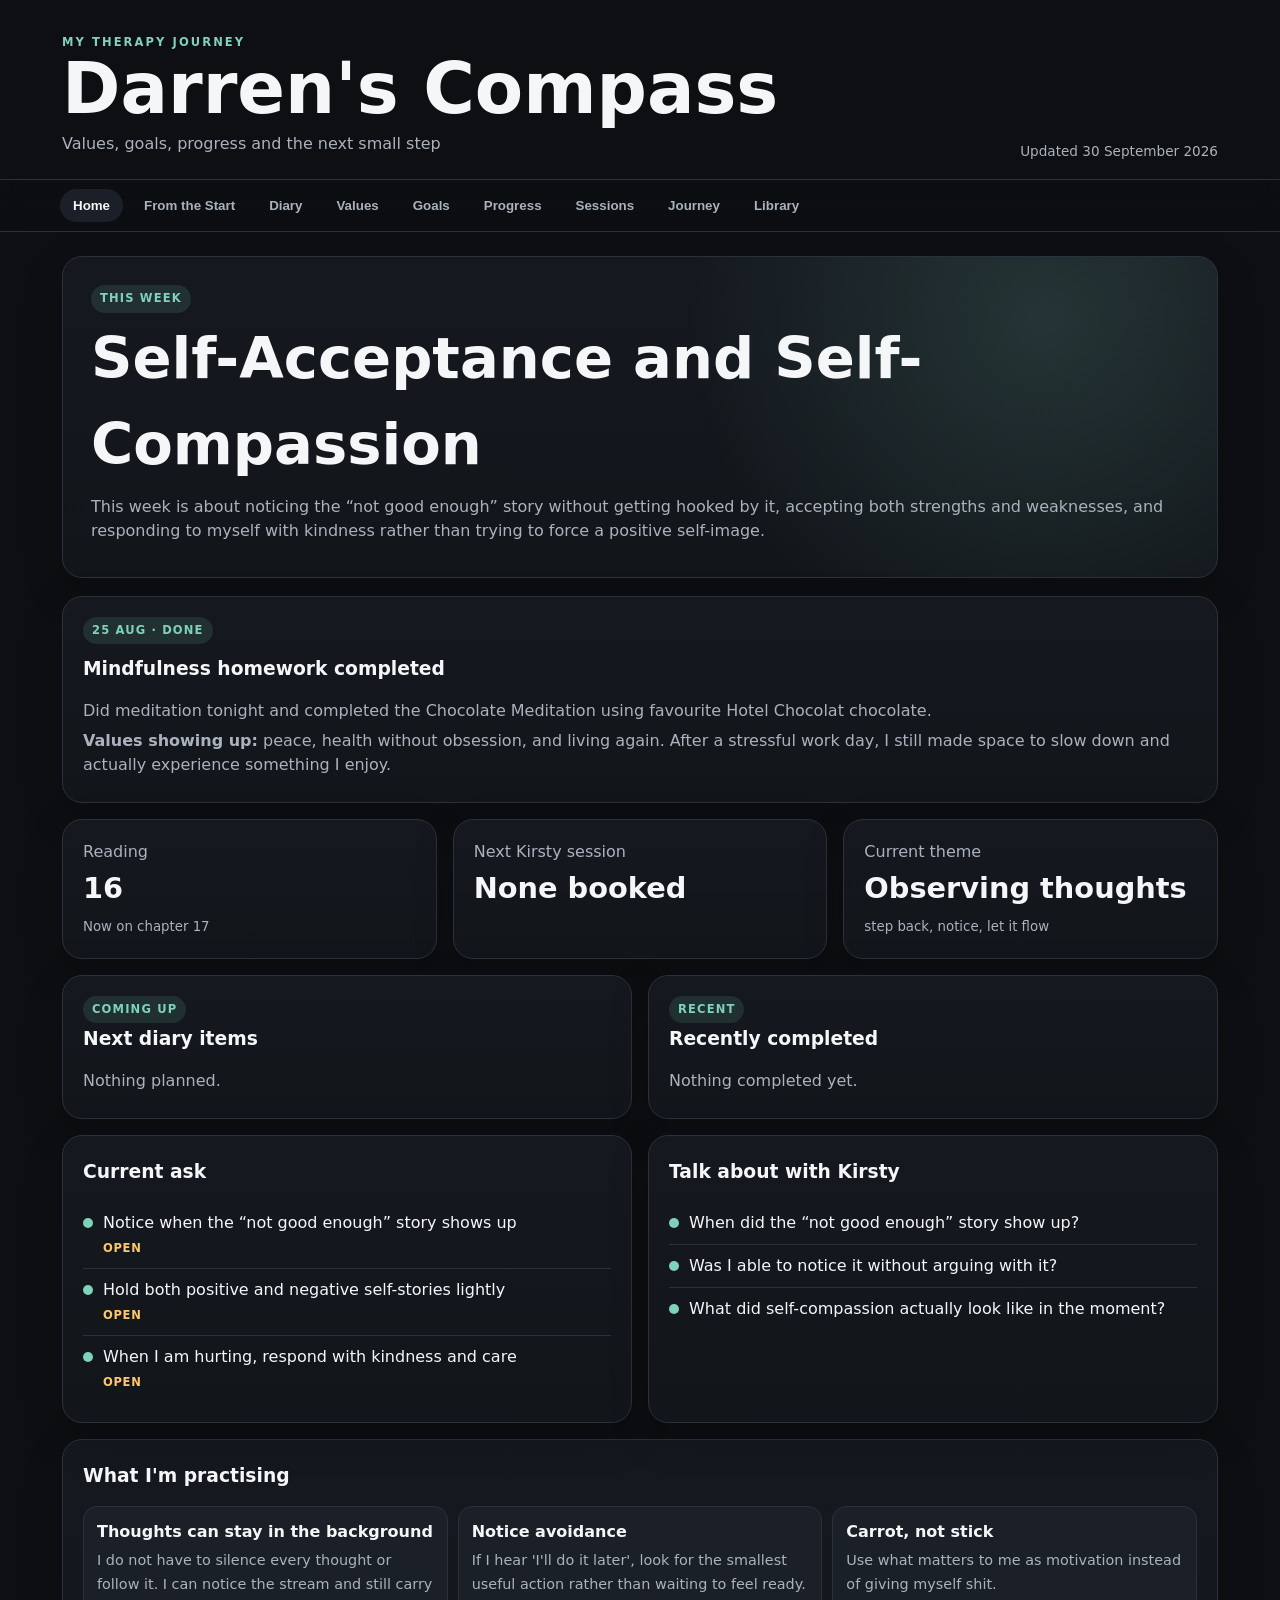
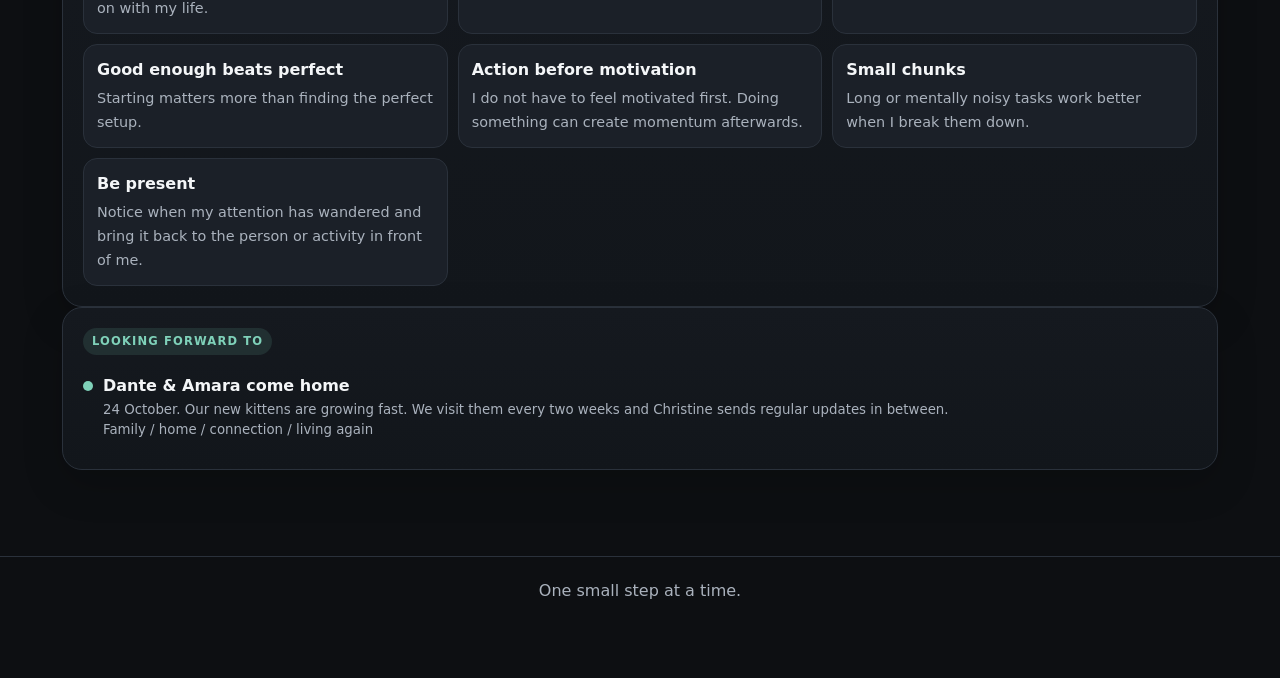
<file: index.html>
<!doctype html>
<html lang="en">
<head><meta charset="utf-8"><meta name="viewport" content="width=device-width, initial-scale=1"><meta name="theme-color" content="#101216"><meta http-equiv="Cache-Control" content="no-cache, no-store, must-revalidate"><meta http-equiv="Pragma" content="no-cache"><meta http-equiv="Expires" content="0"><title>Darren's Compass</title><script>(()=>{const u=new URL(location.href),now=Date.now(),mark=Number(u.searchParams.get('_fresh')||0),nav=performance.getEntriesByType?.('navigation')?.[0];if(!mark||((now-mark)>60000&&nav?.type!=='reload')){u.searchParams.set('_fresh',String(now));location.replace(u.href);}})();</script><script>document.write('<link rel="stylesheet" href="styles.css?fresh='+Date.now()+'">');</script></head>
<body><header class="topbar"><div><div class="eyebrow">MY THERAPY JOURNEY</div><h1 id="site-title">Darren's Compass</h1><p id="site-subtitle">Values, goals, progress and the next small step</p></div><div class="updated" id="updated"></div></header><nav class="nav"><button data-target="home" class="active">Home</button><button data-target="blog">From the Start</button><button data-target="diary">Diary</button><button data-target="values">Values</button><button data-target="goals">Goals</button><button data-target="progress">Progress</button><button data-target="sessions">Sessions</button><button data-target="journey">Journey</button><button data-target="library">Library</button></nav>
<main><section id="home" class="page active"><div class="hero card"><div><span class="pill">THIS WEEK</span><h2 id="week-title"></h2><p id="week-summary"></p></div></div><div class="grid three stats"><div class="card stat"><span>Reading</span><strong id="reading-count"></strong><small id="reading-current">chapters confirmed</small></div><div class="card stat"><span>Next Kirsty session</span><strong id="next-appointment"></strong><small id="next-appointment-time"></small></div><div class="card stat"><span>Current theme</span><strong>Observing thoughts</strong><small>step back, notice, let it flow</small></div></div><div class="grid two"><div class="card"><span class="pill">COMING UP</span><h3>Next diary items</h3><div id="home-upcoming"></div></div><div class="card"><span class="pill">RECENT</span><h3>Recently completed</h3><div id="home-recent"></div></div></div><div class="grid two"><div class="card"><h3>Current ask</h3><div id="week-asks"></div></div><div class="card"><h3>Talk about with Kirsty</h3><div id="week-discussion"></div></div></div><div class="card"><h3>What I'm practising</h3><div id="principles" class="chip-grid"></div></div></section><section id="blog" class="page"><div class="section-head"><h2>From the Start</h2><p id="blog-subtitle"></p></div><div id="blog-list" class="timeline"></div></section><section id="diary" class="page"><div class="section-head"><h2>Diary</h2><p>Future plans stay front and centre. Completed items are kept separately when you want to look back.</p></div><div class="grid three stats"><div class="card stat"><span>Completed</span><strong id="diary-done-count">0</strong><small>past dated items</small></div><div class="card stat"><span>Planned</span><strong id="diary-planned-count">0</strong><small>today and future</small></div><div class="card stat"><span>Waiting</span><strong id="diary-waiting-count">0</strong><small>blocked items</small></div></div><div class="diary-toggle" style="display:flex;gap:10px;margin:0 0 18px;flex-wrap:wrap"><button id="diary-show-planned" type="button" style="padding:12px 20px;border-radius:12px;border:1px solid var(--accent);background:#283039;color:var(--text);font-weight:800;cursor:pointer">Planned</button><button id="diary-show-done" type="button" style="padding:12px 20px;border-radius:12px;border:1px solid var(--line);background:var(--panel2);color:var(--text);font-weight:800;cursor:pointer">View completed</button></div><div id="diary-planned-view"><div class="card diary-section"><span class="pill">WHAT'S NEXT</span><h3>Planned</h3><div id="diary-planned-list" class="home-diary-list"></div></div><div class="card diary-section" id="diary-waiting-section"><span class="pill">WAITING</span><h3>Blocked or waiting</h3><div id="diary-waiting-list" class="home-diary-list"></div></div></div><div id="diary-done-view" style="display:none"><div class="card diary-section"><span class="pill">DONE</span><h3>Completed</h3><div id="diary-done-list" class="home-diary-list"></div></div></div></section><section id="values" class="page"><div class="section-head"><h2>My values</h2><p>The direction I want my life to move in.</p></div><div id="values-grid" class="grid three"></div></section><section id="goals" class="page"><div class="section-head"><h2>Current goals</h2><p>Small, realistic and linked to what matters.</p></div><div class="grid two"><div class="card"><h3>Personal</h3><div id="personal-goals"></div></div><div class="card"><h3>Work</h3><div id="work-goals"></div></div></div></section><section id="progress" class="page"><div class="section-head"><h2>Progress</h2><p>Not just wins. Evidence that I am doing things differently.</p></div><div class="grid two"><div class="card"><h3>Avoidance wins</h3><div id="avoidance-wins"></div></div><div class="card"><h3>Recent progress</h3><div id="recent-wins"></div></div></div><div class="card"><h3>Daily log</h3><div class="table-wrap"><table><thead><tr><th>Date</th><th>Personal</th><th>Work</th><th>Avoidance</th><th>Response</th></tr></thead><tbody id="daily-log"></tbody></table></div></div></section><section id="sessions" class="page"><div class="section-head"><h2>Kirsty sessions</h2></div><div id="sessions-grid" class="grid two"></div></section><section id="journey" class="page"><div class="section-head"><h2>Journey</h2><p>The bigger picture.</p></div><div id="timeline" class="timeline"></div></section><section id="library" class="page"><div class="section-head"><h2>Library</h2><p>Pictures, documents and useful links kept in one place.</p></div><div id="library-grid" class="grid three"></div></section></main><footer>One small step at a time.</footer><script>(async()=>{const stamp=Date.now(),load=src=>new Promise((resolve,reject)=>{const s=document.createElement('script');s.src=src+(src.includes('?')?'&':'?')+'fresh='+stamp;s.onload=resolve;s.onerror=reject;document.body.appendChild(s);});for(const src of ['app.js','session-schedule-update.js','mindfulness-complete-20260825.js','session-update-20260826.js','blackpool-trip-feature.js','kirsty-update-2026-09-28.js']){try{await load(src);}catch(e){console.error('Failed to load',src,e);}}})();</script></body></html>
</file>
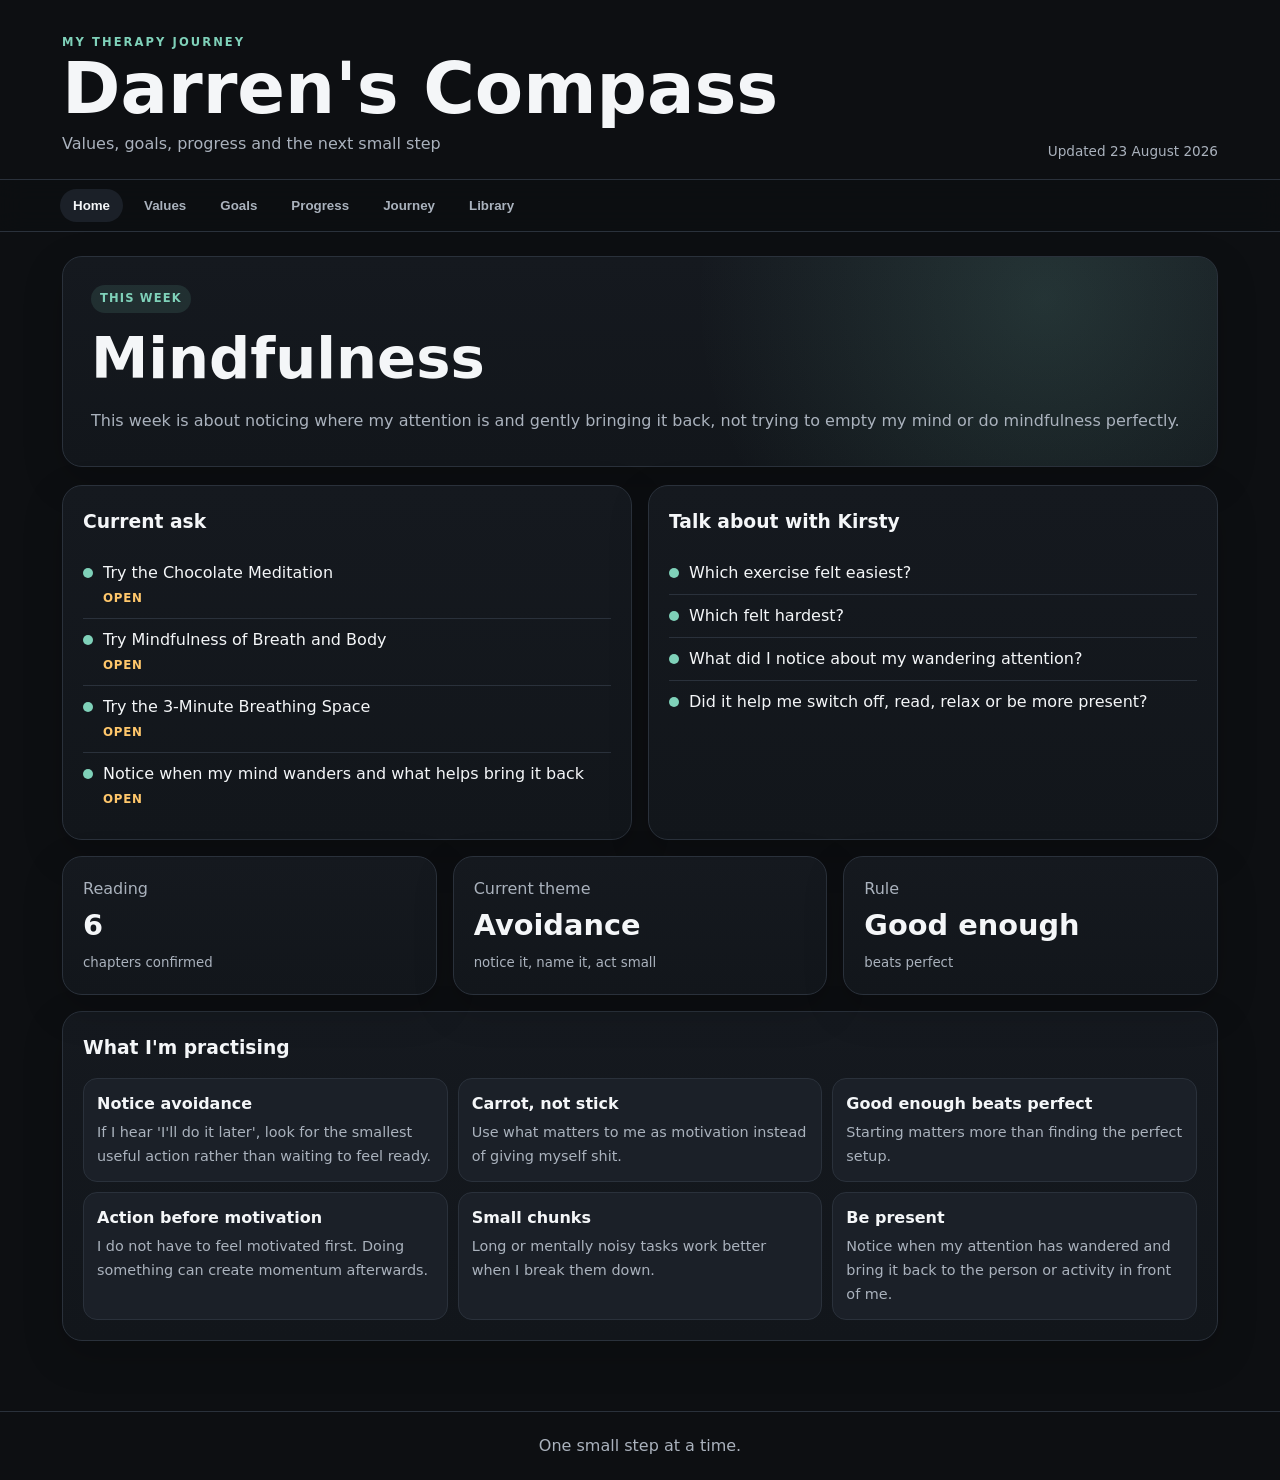
<file: darrens-compass/index.html>
<!doctype html>
<html lang="en">
<head>
  <meta charset="utf-8">
  <meta name="viewport" content="width=device-width, initial-scale=1">
  <meta name="theme-color" content="#101216">
  <title>Darren's Compass</title>
  <link rel="stylesheet" href="styles.css">
</head>
<body>
  <header class="topbar">
    <div>
      <div class="eyebrow">MY THERAPY JOURNEY</div>
      <h1 id="site-title">Darren's Compass</h1>
      <p id="site-subtitle">Values, goals, progress and the next small step</p>
    </div>
    <div class="updated" id="updated"></div>
  </header>

  <nav class="nav">
    <button data-target="home" class="active">Home</button>
    <button data-target="values">Values</button>
    <button data-target="goals">Goals</button>
    <button data-target="progress">Progress</button>
    <button data-target="journey">Journey</button>
    <button data-target="library">Library</button>
  </nav>

  <main>
    <section id="home" class="page active">
      <div class="hero card">
        <div>
          <span class="pill">THIS WEEK</span>
          <h2 id="week-title"></h2>
          <p id="week-summary"></p>
        </div>
      </div>
      <div class="grid two">
        <div class="card">
          <h3>Current ask</h3>
          <div id="week-asks"></div>
        </div>
        <div class="card">
          <h3>Talk about with Kirsty</h3>
          <div id="week-discussion"></div>
        </div>
      </div>
      <div class="grid three stats">
        <div class="card stat"><span>Reading</span><strong id="reading-count"></strong><small>chapters confirmed</small></div>
        <div class="card stat"><span>Current theme</span><strong>Avoidance</strong><small>notice it, name it, act small</small></div>
        <div class="card stat"><span>Rule</span><strong>Good enough</strong><small>beats perfect</small></div>
      </div>
      <div class="card">
        <h3>What I'm practising</h3>
        <div id="principles" class="chip-grid"></div>
      </div>
    </section>

    <section id="values" class="page">
      <div class="section-head"><h2>My values</h2><p>The direction I want my life to move in.</p></div>
      <div id="values-grid" class="grid three"></div>
    </section>

    <section id="goals" class="page">
      <div class="section-head"><h2>Current goals</h2><p>Small, realistic and linked to what matters.</p></div>
      <div class="grid two">
        <div class="card"><h3>Personal</h3><div id="personal-goals"></div></div>
        <div class="card"><h3>Work</h3><div id="work-goals"></div></div>
      </div>
    </section>

    <section id="progress" class="page">
      <div class="section-head"><h2>Progress</h2><p>Not just wins. Evidence that I am doing things differently.</p></div>
      <div class="grid two">
        <div class="card"><h3>Avoidance wins</h3><div id="avoidance-wins"></div></div>
        <div class="card"><h3>Recent progress</h3><div id="recent-wins"></div></div>
      </div>
      <div class="card">
        <h3>Daily log</h3>
        <div class="table-wrap"><table><thead><tr><th>Date</th><th>Personal</th><th>Work</th><th>Avoidance</th><th>Response</th></tr></thead><tbody id="daily-log"></tbody></table></div>
      </div>
    </section>

    <section id="journey" class="page">
      <div class="section-head"><h2>Journey</h2><p>The bigger picture, without turning it into a wall of text.</p></div>
      <div id="timeline" class="timeline"></div>
    </section>

    <section id="library" class="page">
      <div class="section-head"><h2>Homework library</h2><p>Printable one-pagers and the key work from each stage.</p></div>
      <div id="library-grid" class="grid three"></div>
    </section>
  </main>

  <footer>One small step at a time.</footer>
  <script src="app.js"></script>
</body>
</html>
</file>
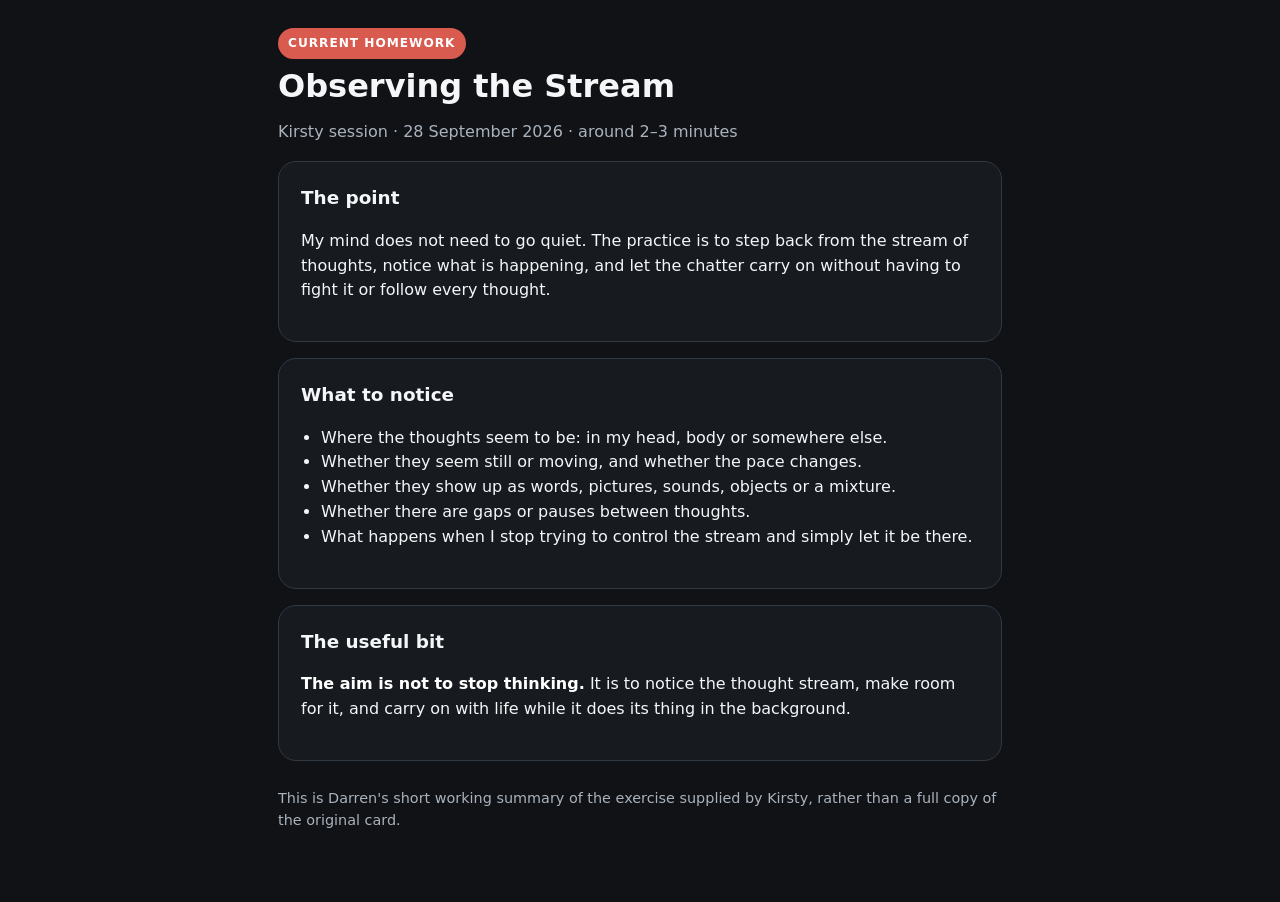
<file: observing-the-stream.html>
<!doctype html>
<html lang="en">
<head>
<meta charset="utf-8">
<meta name="viewport" content="width=device-width,initial-scale=1">
<title>Observing the Stream · Darren's Compass</title>
<style>
:root{color-scheme:dark;--bg:#101216;--panel:#171b20;--panel2:#20262d;--text:#f4f6f8;--muted:#aab3bd;--accent:#d95a4e;--line:#313943}
*{box-sizing:border-box}body{margin:0;background:var(--bg);color:var(--text);font-family:system-ui,-apple-system,BlinkMacSystemFont,"Segoe UI",sans-serif;line-height:1.55}.wrap{max-width:760px;margin:0 auto;padding:28px 18px 56px}.card{background:var(--panel);border:1px solid var(--line);border-radius:18px;padding:22px;margin:16px 0}.pill{display:inline-block;font-size:.76rem;letter-spacing:.08em;font-weight:800;color:#fff;background:var(--accent);padding:6px 10px;border-radius:999px}h1{font-size:2rem;line-height:1.1;margin:.65rem 0 .4rem}h2{font-size:1.15rem;margin-top:0}p,li{color:var(--text)}.muted{color:var(--muted)}ul{padding-left:1.25rem}a{color:#fff}strong{color:#fff}.bottom{margin-top:26px;color:var(--muted);font-size:.9rem}
</style>
</head>
<body>
<main class="wrap">
  <span class="pill">CURRENT HOMEWORK</span>
  <h1>Observing the Stream</h1>
  <p class="muted">Kirsty session · 28 September 2026 · around 2–3 minutes</p>

  <section class="card">
    <h2>The point</h2>
    <p>My mind does not need to go quiet. The practice is to step back from the stream of thoughts, notice what is happening, and let the chatter carry on without having to fight it or follow every thought.</p>
  </section>

  <section class="card">
    <h2>What to notice</h2>
    <ul>
      <li>Where the thoughts seem to be: in my head, body or somewhere else.</li>
      <li>Whether they seem still or moving, and whether the pace changes.</li>
      <li>Whether they show up as words, pictures, sounds, objects or a mixture.</li>
      <li>Whether there are gaps or pauses between thoughts.</li>
      <li>What happens when I stop trying to control the stream and simply let it be there.</li>
    </ul>
  </section>

  <section class="card">
    <h2>The useful bit</h2>
    <p><strong>The aim is not to stop thinking.</strong> It is to notice the thought stream, make room for it, and carry on with life while it does its thing in the background.</p>
  </section>

  <p class="bottom">This is Darren's short working summary of the exercise supplied by Kirsty, rather than a full copy of the original card.</p>
</main>
</body>
</html>
</file>
<file: styles.css>
:root{
  --bg:#0d0f12;--panel:#15191f;--panel2:#1b2028;--text:#f4f6f8;--muted:#aab2bd;
  --line:#2a313b;--accent:#7fd1b9;--accent2:#94a8ff;--warn:#ffc76b;--good:#8de1a7;
}
*{box-sizing:border-box}
html{scroll-behavior:smooth}
body{margin:0;font-family:Inter,ui-sans-serif,system-ui,-apple-system,BlinkMacSystemFont,"Segoe UI",sans-serif;background:var(--bg);color:var(--text);line-height:1.5}
.topbar{max-width:1200px;margin:auto;padding:34px 22px 18px;display:flex;gap:20px;justify-content:space-between;align-items:flex-end}
.eyebrow{font-size:.72rem;letter-spacing:.18em;color:var(--accent);font-weight:800}
h1{font-size:clamp(2rem,6vw,4.4rem);line-height:.98;margin:.22rem 0 .5rem}
h2{font-size:2rem;margin:.2rem 0 .4rem}h3{margin:.1rem 0 1rem}
p{color:var(--muted);margin:.35rem 0}
.updated{color:var(--muted);font-size:.85rem;white-space:nowrap}
.nav{position:sticky;top:0;z-index:10;background:rgba(13,15,18,.92);backdrop-filter:blur(12px);border-top:1px solid var(--line);border-bottom:1px solid var(--line);padding:9px max(18px,calc((100vw - 1160px)/2));display:flex;gap:8px;overflow:auto}
.nav button{border:0;background:transparent;color:var(--muted);padding:9px 13px;border-radius:999px;font-weight:700;cursor:pointer}
.nav button.active,.nav button:hover{background:var(--panel2);color:var(--text)}
main{max-width:1200px;margin:auto;padding:24px 22px 70px}.page{display:none}.page.active{display:block}
.card{background:linear-gradient(180deg,var(--panel),#12161b);border:1px solid var(--line);border-radius:20px;padding:20px;box-shadow:0 14px 40px rgba(0,0,0,.18)}
.hero{padding:28px;margin-bottom:18px;background:radial-gradient(circle at 85% 20%,rgba(127,209,185,.15),transparent 35%),linear-gradient(180deg,var(--panel),#12161b)}
.hero h2{font-size:clamp(2rem,5vw,3.6rem)}
.pill{display:inline-block;padding:5px 9px;border-radius:999px;background:rgba(127,209,185,.12);color:var(--accent);font-size:.72rem;font-weight:800;letter-spacing:.1em}
.grid{display:grid;gap:16px;margin-bottom:16px}.two{grid-template-columns:repeat(2,minmax(0,1fr))}.three{grid-template-columns:repeat(3,minmax(0,1fr))}
.item{display:flex;gap:10px;padding:9px 0;border-bottom:1px solid var(--line)}.item:last-child{border-bottom:0}
.dot{width:10px;height:10px;border-radius:50%;background:var(--accent);margin-top:7px;flex:0 0 auto}
.status{font-size:.72rem;text-transform:uppercase;letter-spacing:.06em;font-weight:800;white-space:nowrap}.status.open{color:var(--warn)}.status.active{color:var(--accent2)}.status.waiting{color:#d3a6ff}.status.done{color:var(--good)}.status.planned{color:var(--warn)}
.item small{display:block;color:var(--muted);margin-top:2px}.stat strong{display:block;font-size:1.8rem;margin:.2rem 0}.stat span,.stat small{color:var(--muted)}
.chip-grid{display:grid;grid-template-columns:repeat(3,minmax(0,1fr));gap:10px}.chip{padding:13px;border:1px solid var(--line);background:var(--panel2);border-radius:14px}.chip b{display:block;margin-bottom:4px}.chip span{color:var(--muted);font-size:.9rem}
.value-card h3{color:var(--accent)}.section-head{margin-bottom:18px}.timeline{position:relative;padding-left:22px}.timeline:before{content:"";position:absolute;left:6px;top:0;bottom:0;width:2px;background:var(--line)}
.time-item{position:relative;margin-bottom:16px}.time-item:before{content:"";position:absolute;left:-21px;top:8px;width:10px;height:10px;border-radius:50%;background:var(--accent)}.time-item .date{font-size:.8rem;color:var(--accent);font-weight:800}.time-item h3{margin:.15rem 0 .2rem}.time-item p{margin:0}
.library-card a{display:inline-block;margin-top:10px;color:var(--text);text-decoration:none;background:var(--panel2);border:1px solid var(--line);padding:8px 11px;border-radius:10px;font-weight:700}.library-card a:hover{border-color:var(--accent)}
.table-wrap{overflow:auto}table{width:100%;border-collapse:collapse;font-size:.88rem}th,td{padding:10px;text-align:left;border-bottom:1px solid var(--line);vertical-align:top}th{color:var(--accent);font-size:.76rem;text-transform:uppercase;letter-spacing:.05em}
.diary-section{margin-bottom:16px}.diary-section>h3{margin-top:.7rem}.home-diary-list{display:flex;flex-direction:column}.diary-entry{display:grid;grid-template-columns:120px 1fr;gap:18px;padding:15px 0;border-top:1px solid var(--line)}.diary-entry:first-child{border-top:0}.diary-date{color:var(--accent);font-size:.82rem;font-weight:800;padding-top:3px}.diary-title-row{display:flex;gap:12px;align-items:flex-start;justify-content:space-between}.diary-title-row h3{margin:0;font-size:1rem}.diary-main p{margin:.32rem 0}.diary-main small{color:var(--muted)}
#home-upcoming .diary-entry,#home-recent .diary-entry{grid-template-columns:92px 1fr;padding:11px 0}#home-upcoming .diary-main p,#home-recent .diary-main p{font-size:.9rem}
.memory-intro{margin-bottom:16px}.memory-grid{display:grid;grid-template-columns:repeat(3,minmax(0,1fr));gap:16px}.memory-card{padding:0;overflow:hidden}.memory-image{display:block;width:100%;height:auto!important;max-height:none!important;object-fit:contain!important;object-position:center;background:#0b0d10}.memory-card img{width:100%;height:auto!important;max-height:none!important;object-fit:contain!important;object-position:center}.memory-body{padding:18px}.memory-meta{font-size:.76rem;color:var(--accent);font-weight:800;margin-bottom:7px}.memory-body h3{margin:0 0 8px}.memory-body small{display:block;color:var(--muted);margin-top:10px}
footer{border-top:1px solid var(--line);padding:22px;text-align:center;color:var(--muted)}
@media(max-width:800px){.two,.three,.chip-grid,.memory-grid{grid-template-columns:1fr}.topbar{align-items:flex-start;flex-direction:column}.updated{white-space:normal}main{padding-left:14px;padding-right:14px}.card{border-radius:16px;padding:16px}.memory-card{padding:0}.memory-image,.memory-card img{width:100%;height:auto!important;max-height:none!important;object-fit:contain!important}.diary-entry,#home-upcoming .diary-entry,#home-recent .diary-entry{grid-template-columns:1fr;gap:4px}.diary-title-row{gap:8px}.diary-date{padding-top:0}}
</file>
<file: darrens-compass/styles.css>
:root{
  --bg:#0d0f12;--panel:#15191f;--panel2:#1b2028;--text:#f4f6f8;--muted:#aab2bd;
  --line:#2a313b;--accent:#7fd1b9;--accent2:#94a8ff;--warn:#ffc76b;--good:#8de1a7;
}
*{box-sizing:border-box}
html{scroll-behavior:smooth}
body{margin:0;font-family:Inter,ui-sans-serif,system-ui,-apple-system,BlinkMacSystemFont,"Segoe UI",sans-serif;background:var(--bg);color:var(--text);line-height:1.5}
.topbar{max-width:1200px;margin:auto;padding:34px 22px 18px;display:flex;gap:20px;justify-content:space-between;align-items:flex-end}
.eyebrow{font-size:.72rem;letter-spacing:.18em;color:var(--accent);font-weight:800}
h1{font-size:clamp(2rem,6vw,4.4rem);line-height:.98;margin:.22rem 0 .5rem}
h2{font-size:2rem;margin:.2rem 0 .4rem} h3{margin:.1rem 0 1rem}
p{color:var(--muted);margin:.35rem 0}
.updated{color:var(--muted);font-size:.85rem;white-space:nowrap}
.nav{position:sticky;top:0;z-index:10;background:rgba(13,15,18,.92);backdrop-filter:blur(12px);border-top:1px solid var(--line);border-bottom:1px solid var(--line);padding:9px max(18px,calc((100vw - 1160px)/2));display:flex;gap:8px;overflow:auto}
.nav button{border:0;background:transparent;color:var(--muted);padding:9px 13px;border-radius:999px;font-weight:700;cursor:pointer}
.nav button.active,.nav button:hover{background:var(--panel2);color:var(--text)}
main{max-width:1200px;margin:auto;padding:24px 22px 70px}
.page{display:none}.page.active{display:block}
.card{background:linear-gradient(180deg,var(--panel),#12161b);border:1px solid var(--line);border-radius:20px;padding:20px;box-shadow:0 14px 40px rgba(0,0,0,.18)}
.hero{padding:28px;margin-bottom:18px;background:radial-gradient(circle at 85% 20%,rgba(127,209,185,.15),transparent 35%),linear-gradient(180deg,var(--panel),#12161b)}
.hero h2{font-size:clamp(2rem,5vw,3.6rem)}
.pill{display:inline-block;padding:5px 9px;border-radius:999px;background:rgba(127,209,185,.12);color:var(--accent);font-size:.72rem;font-weight:800;letter-spacing:.1em}
.grid{display:grid;gap:16px;margin-bottom:16px}.two{grid-template-columns:repeat(2,minmax(0,1fr))}.three{grid-template-columns:repeat(3,minmax(0,1fr))}
.item{display:flex;gap:10px;padding:9px 0;border-bottom:1px solid var(--line)}.item:last-child{border-bottom:0}
.dot{width:10px;height:10px;border-radius:50%;background:var(--accent);margin-top:7px;flex:0 0 auto}
.status{font-size:.74rem;text-transform:uppercase;letter-spacing:.06em;font-weight:800}
.status.open{color:var(--warn)}.status.active{color:var(--accent2)}.status.waiting{color:#d3a6ff}.status.done{color:var(--good)}
.item small{display:block;color:var(--muted);margin-top:2px}
.stat strong{display:block;font-size:1.8rem;margin:.2rem 0}.stat span,.stat small{color:var(--muted)}
.chip-grid{display:grid;grid-template-columns:repeat(3,minmax(0,1fr));gap:10px}
.chip{padding:13px;border:1px solid var(--line);background:var(--panel2);border-radius:14px}.chip b{display:block;margin-bottom:4px}.chip span{color:var(--muted);font-size:.9rem}
.value-card h3{color:var(--accent)}.section-head{margin-bottom:18px}
.timeline{position:relative;padding-left:22px}.timeline:before{content:"";position:absolute;left:6px;top:0;bottom:0;width:2px;background:var(--line)}
.time-item{position:relative;margin-bottom:16px}.time-item:before{content:"";position:absolute;left:-21px;top:8px;width:10px;height:10px;border-radius:50%;background:var(--accent)}
.time-item .date{font-size:.8rem;color:var(--accent);font-weight:800}.time-item h3{margin:.15rem 0 .2rem}.time-item p{margin:0}
.library-card a{display:inline-block;margin-top:10px;color:var(--text);text-decoration:none;background:var(--panel2);border:1px solid var(--line);padding:8px 11px;border-radius:10px;font-weight:700}
.library-card a:hover{border-color:var(--accent)}
.table-wrap{overflow:auto}table{width:100%;border-collapse:collapse;font-size:.88rem}th,td{padding:10px;text-align:left;border-bottom:1px solid var(--line);vertical-align:top}th{color:var(--accent);font-size:.76rem;text-transform:uppercase;letter-spacing:.05em}
footer{border-top:1px solid var(--line);padding:22px;text-align:center;color:var(--muted)}
@media(max-width:800px){.two,.three,.chip-grid{grid-template-columns:1fr}.topbar{align-items:flex-start;flex-direction:column}.updated{white-space:normal}main{padding-left:14px;padding-right:14px}.card{border-radius:16px;padding:16px}}
</file>
